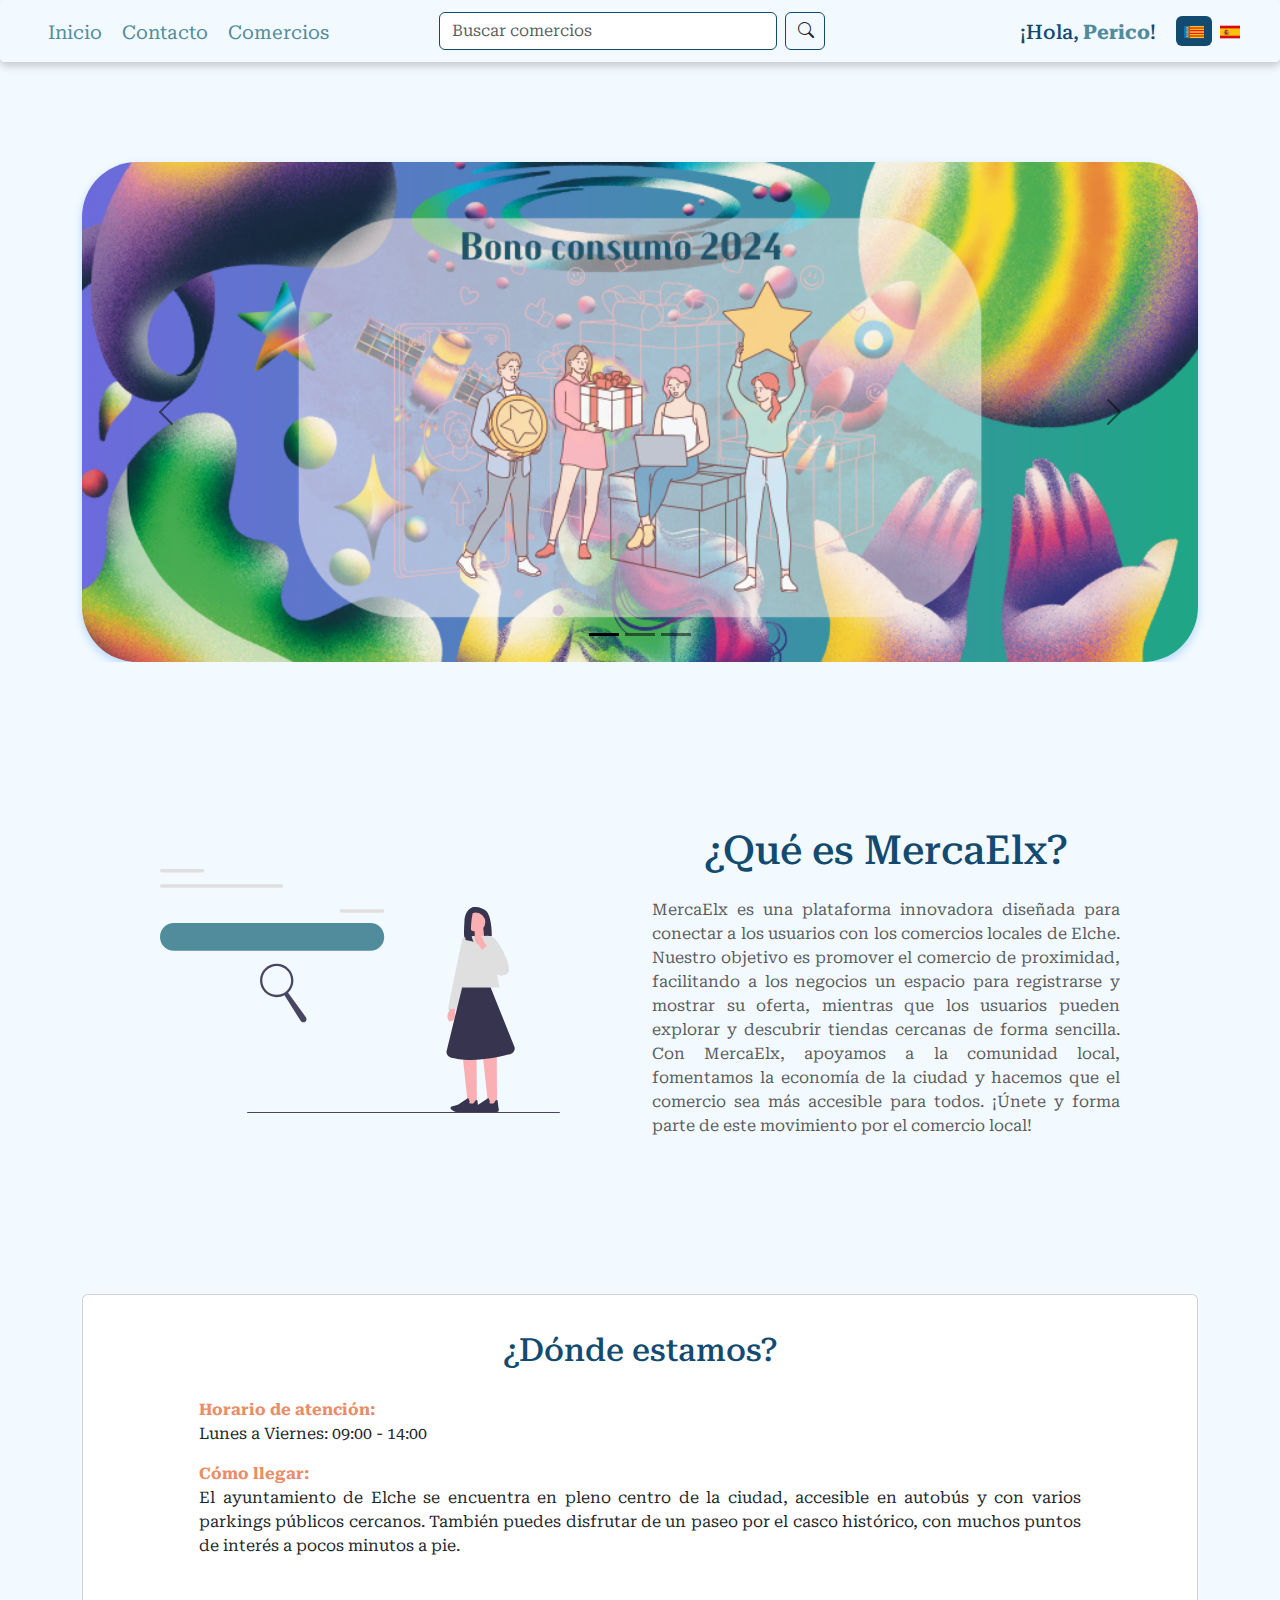
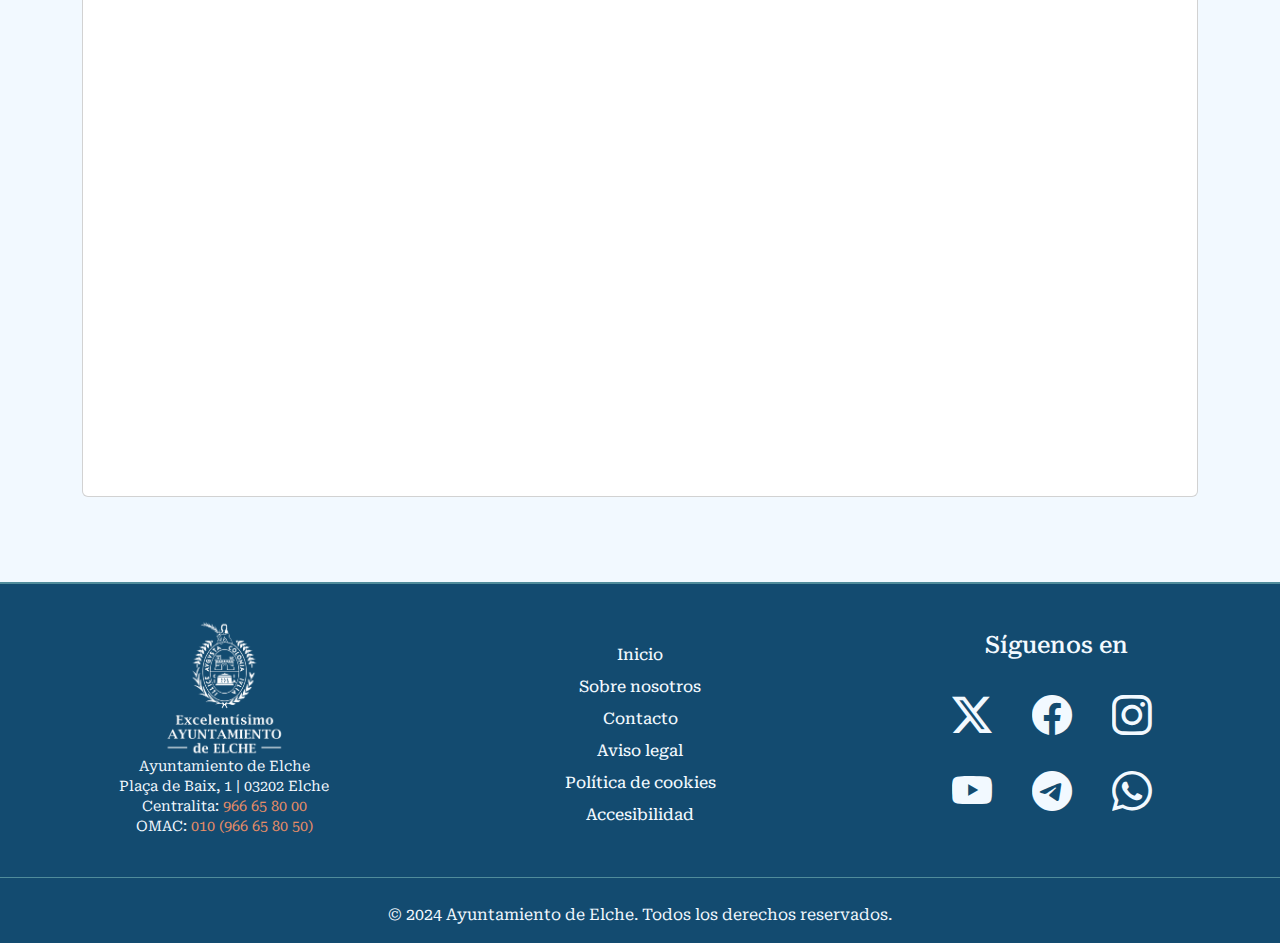
<file: modules/index.html>
<!doctype html>
<html lang="es">
<head>
    <meta charset="UTF-8">
    <meta name="viewport" content="width=device-width, initial-scale=1.0">
    <title>Merca Elx - Inicio</title>
    <link rel="shortcut icon" href="../images/ayuntamiento.png" type="image/x-icon">
    <link href="https://cdn.jsdelivr.net/npm/bootstrap@5.3.0-alpha3/dist/css/bootstrap.min.css" rel="stylesheet">
    <link href="https://cdn.jsdelivr.net/npm/bootstrap-icons/font/bootstrap-icons.css" rel="stylesheet">
    <script src="https://cdn.jsdelivr.net/npm/bootstrap@5.3.1/dist/js/bootstrap.bundle.min.js"></script>
    <link rel="stylesheet" href="../style/style.css">
    <link rel="stylesheet" href="../style/nav.css">
    <link rel="stylesheet" href="../style/styleindex.css">
    <link rel="stylesheet" href="../style/footer.css">

</head>
<body>
<div class="w-100 d-flex flex-column" id="contenedor-nav">
    <header>
        <nav class="navegador p-2">
            <div class="container-fluid d-flex align-items-center nav">
                <div class="row align-items-center w-100 elementos-nav">
                    <div class="col-2 col-lg-4 d-flex align-items-center justify-content-start">
                        <ul class="nav nav-pills d-flex">
                            <li class="burger-menu"><i class="bi bi-list"></i></li>
                            <li class="nav-item  paginas-nav">
                                <a href="index.html">Inicio</a>
                            </li>
                            <li class="nav-item  paginas-nav">
                                <a href="contacto.html">Contacto</a>
                            </li>
                            <li class="nav-item  paginas-nav">
                                <a href="comercios.html">Comercios</a>
                            </li>

                        </ul>
                    </div>

                    <div class="col-10 col-lg-4 buscador">
                        <form class="d-flex" role="search">
                            <input class="form-control me-2" type="search" placeholder="Buscar comercios"
                                   aria-label="Search">
                            <button type="submit" class="btn boton-busqueda"><i class="bi bi-search"></i></button>
                        </form>
                    </div>

                    <div class="col-4 p-2 pe-0 d-flex align-items-center justify-content-end user-nav">
                        <ul class="nav nav-pills  d-flex">
                            <li class="nav-item  paginas-nav">
                                <h5 class="nombre-usuario mb-0 d-flex justify-content-start ms-auto flex-md-ro ps-4">
                                    ¡Hola,<b
                                        class="ms-1"> Perico</b>!</h5></li>
                            <li class="nav-item">
                                <a class="nav-link active" aria-current="page" href="#">
                                    <img class="img-fluid img-iconos" src="../images/valencia.png"
                                         alt="Icono valenciano">
                                </a>
                            </li>
                            <li class="nav-item">
                                <a class="nav-link disabled" aria-disabled="true">
                                    <img class="img-fluid img-iconos" src="../images/castellano.png"
                                         alt="Icono castellano">
                                </a>
                            </li>
                        </ul>
                    </div>


                </div>
            </div>
        </nav>
    </header>
</div>


<div class="container" id="container-carousel">
    <div id="carouselExampleCaptions" class="carousel carousel-dark slide">
        <div class="carousel-indicators">
            <button type="button" data-bs-target="#carouselExampleCaptions" data-bs-slide-to="0" class="active"
                    aria-current="true" aria-label="Slide 1"></button>
            <button type="button" data-bs-target="#carouselExampleCaptions" data-bs-slide-to="1"
                    aria-label="Slide 2"></button>
            <button type="button" data-bs-target="#carouselExampleCaptions" data-bs-slide-to="2"
                    aria-label="Slide 3"></button>
        </div>
        <div class="carousel-inner">
            <div class="carousel-item active">
                <img src="../images/3.png" class="img-carousel" alt="...">
            </div>
            <div class="carousel-item">
                <img src="../images/1.png" class="img-carousel" alt="...">
            </div>
            <div class="carousel-item">
                <img src="../images/4.png" class="img-carousel" alt="...">
            </div>
        </div>
        <button class="carousel-control-prev" type="button" data-bs-target="#carouselExampleCaptions"
                data-bs-slide="prev">
            <span class="carousel-control-prev-icon" aria-hidden="true"></span>
            <span class="visually-hidden">Previous</span>
        </button>
        <button class="carousel-control-next" type="button" data-bs-target="#carouselExampleCaptions"
                data-bs-slide="next">
            <span class="carousel-control-next-icon" aria-hidden="true"></span>
            <span class="visually-hidden">Next</span>
        </button>
    </div>
</div>

<div class="container" id="container-quienes">
    <div class="row align-items-center justify-content-evenly">
        <div class="col-4 col-md-6 logo-quienes">
            <img src="../images/quienesSomos.svg" alt="quienes somos">
        </div>
        <div class="col-8 col-md-6 texto-quienes">
            <h1>¿Qué es MercaElx?</h1>
            <p>MercaElx es una plataforma innovadora diseñada para conectar a los usuarios con los comercios locales de
                Elche. Nuestro objetivo es promover el comercio de proximidad, facilitando a los negocios un espacio
                para registrarse y mostrar su oferta, mientras que los usuarios pueden explorar y descubrir tiendas
                cercanas de forma sencilla. Con MercaElx, apoyamos a la comunidad local, fomentamos la economía de la
                ciudad y hacemos que el comercio sea más accesible para todos. ¡Únete y forma parte de este movimiento
                por el comercio local!</p>
        </div>
    </div>
</div>

<div id="container-card" class="container">
    <div class="card">
        <div class="card-body">
            <h2 class="card-title">¿Dónde estamos?</h2>
            <ul class="card-text">
                <li>
                    <strong>Horario de atención:</strong>
                    <p>Lunes a Viernes: 09:00 - 14:00</p>
                </li>
                <li>
                    <strong>Cómo llegar:</strong>
                    <p>
                        El ayuntamiento de Elche se encuentra en pleno centro de la ciudad, accesible en autobús y con
                        varios parkings públicos cercanos. También puedes disfrutar de un paseo por el casco histórico,
                        con muchos puntos de interés a pocos minutos a pie.
                    </p>
                </li>
            </ul>

            <div class="ayuntamiento-mapa">
                <iframe
                        src="https://www.google.com/maps/embed?pb=!1m18!1m12!1m3!1d3132.6065123196486!2d-0.7014704236780474!3d38.265431183744475!2m3!1f0!2f0!3f0!3m2!1i1024!2i768!4f13.1!3m3!1m2!1s0xd63b6fd84f111d1%3A0x666ebed4d1e4b4e7!2sAyuntamiento%20de%20Elche!5e0!3m2!1ses!2ses!4v1736330087695!5m2!1ses!2ses"
                        width="600" height="450" style="border:0;" allowfullscreen="" loading="lazy"
                        referrerpolicy="no-referrer-when-downgrade"></iframe>
            </div>
        </div>

    </div>
</div>


<footer>
    <div class="container-fluid ">
        <div class="d-flex justify-content-between align-items-center text-center flex-wrap">
            <div class="col p-2  footer-info">
                <div class="footer-logo">
                    <img class="img-fluid imagen-footer" src="../images/logo%20blanco.png"
                         alt="Logo excelentísimo ayuntamiento de Elche">
                </div>
                <div>
                    <p>
                        Ayuntamiento de Elche<br>
                        Plaça de Baix, 1 | 03202 Elche<br>
                        Centralita: <a href="tel:+34966658000">966 65 80 00</a><br>
                        OMAC: <a href="tel:+34966658050">010 (966 65 80 50)</a>
                    </p>
                </div>
            </div>
            <div class="col  footer-enlaces">
                <a class="d-block" href="index.html">Inicio</a>
                <a class="d-block" href="/sobre nosotros">Sobre nosotros</a>
                <a class="d-block" href="contacto.html">Contacto</a>
                <a class="d-block" href="/privacidad">Aviso legal</a>
                <a class="d-block" href="/cookies">Política de cookies</a>
                <a class="d-block" href="/accesibilidad">Accesibilidad</a>
            </div>
            <div class=" social-icons col p-2 ">
                <h3 class="h4 d-flex justify-content-center align-items-center">Síguenos en</h3>

                <div class="contenedor-iconos">
                    <ul>
                        <li><a href="https://x.com/ajuntamentelx"><i class="bi bi-twitter-x"></i></a></li>
                        <li><a href="https://www.facebook.com/ajuntamentelx/"><i class="bi bi-facebook"></i></a></li>
                        <li><a href="https://www.instagram.com/ajuntamentelx/"><i class="bi bi-instagram"></i></a></li>
                    </ul>
                    <ul>
                        <li><a href="https://www.youtube.com/c/AjuntamentdElx"><i class="bi bi-youtube"></i></a></li>
                        <li><a href="https://t.me/ajuntamentelx"><i class="bi bi-telegram"></i></a></li>
                        <li><a href="https://www.whatsapp.com/channel/0029VaCqn6h5Ui2OC9bNci2U"><i
                                class="bi bi-whatsapp"></i></a></li>
                    </ul>
                </div>

            </div>
        </div>
    </div>
    <div class="footer-legal text-center mt-3">
        <p>© 2024 Ayuntamiento de Elche. Todos los derechos reservados.</p>
    </div>
</footer>

</body>
</html>
</file>
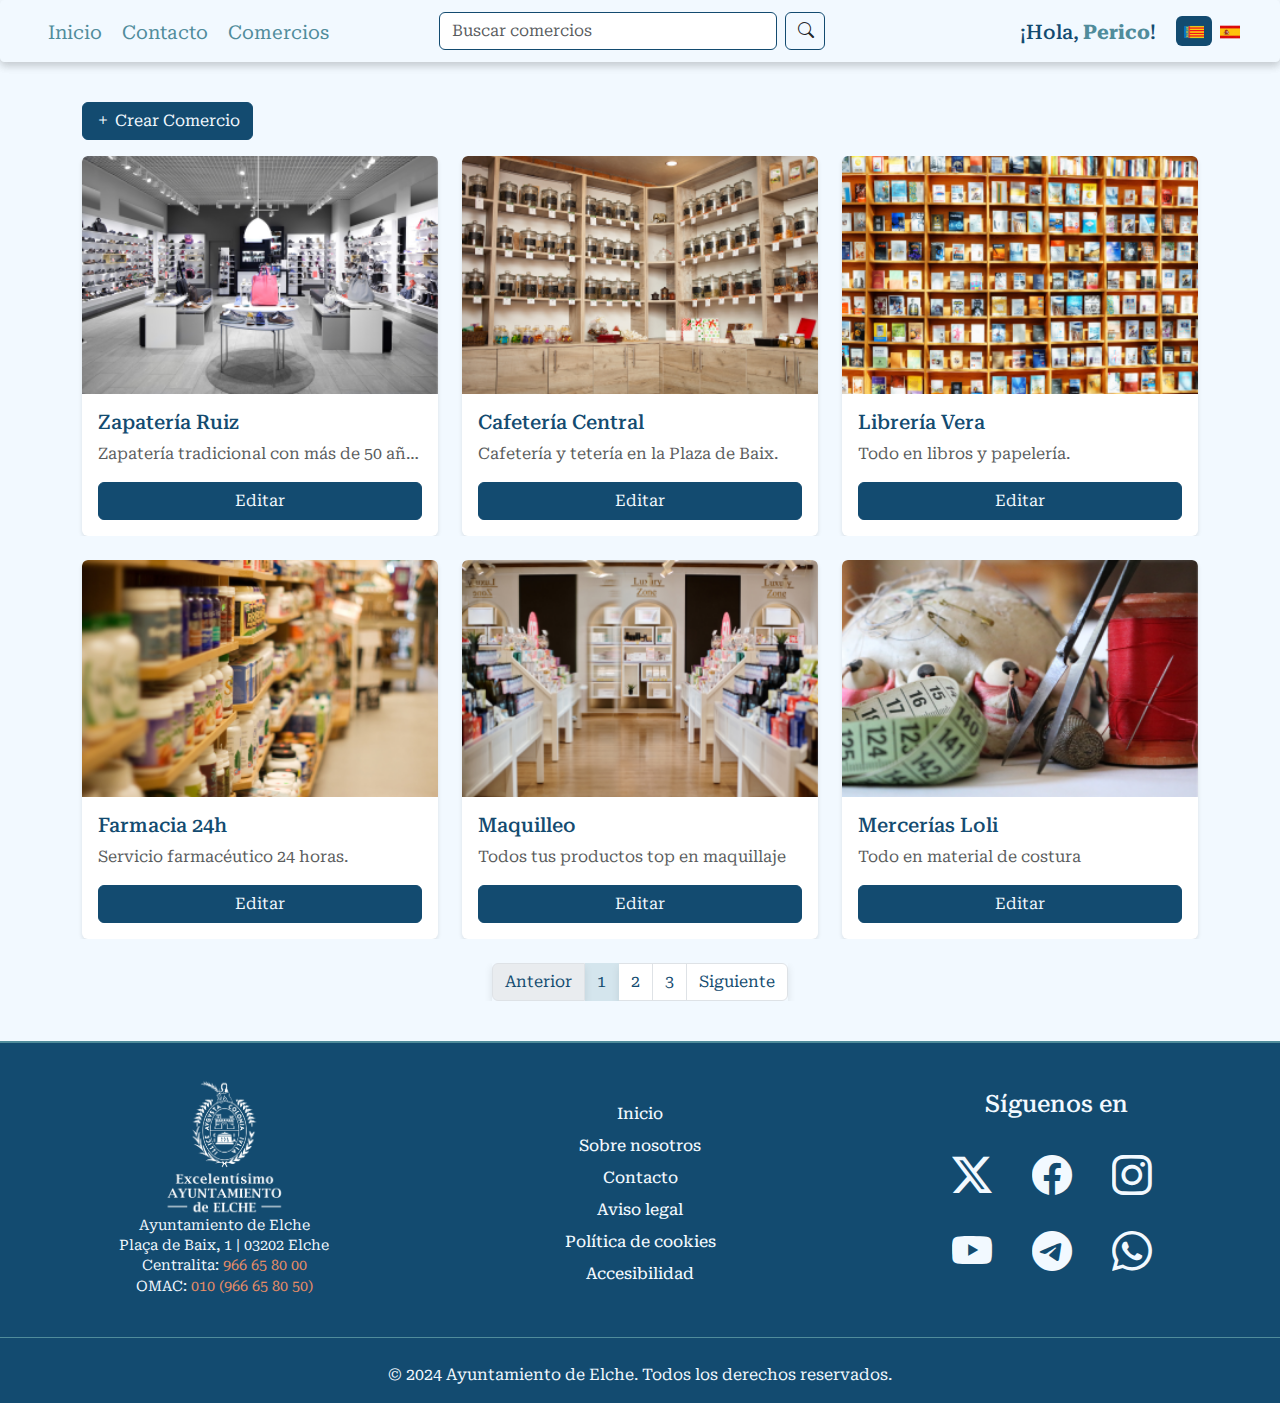
<file: modules/comercios.html>
<!doctype html>
<html lang="es">
<head>
    <meta charset="UTF-8">
    <meta name="viewport" content="width=device-width, initial-scale=1.0">
    <title>Merca Elx - Comercios</title>
    <link rel="shortcut icon" href="../images/ayuntamiento.png" type="image/x-icon">
    <link href="https://cdn.jsdelivr.net/npm/bootstrap@5.3.0-alpha3/dist/css/bootstrap.min.css" rel="stylesheet">
    <link href="https://cdn.jsdelivr.net/npm/bootstrap-icons/font/bootstrap-icons.css" rel="stylesheet">
    <script src="https://cdn.jsdelivr.net/npm/bootstrap@5.3.1/dist/js/bootstrap.bundle.min.js"></script>
    <link rel="stylesheet" href="../style/style.css">
    <link rel="stylesheet" href="../style/nav.css">
    <link rel="stylesheet" href="../style/stylecomercio.css">
    <link rel="stylesheet" href="../style/footer.css">

</head>
<body>
<div class="w-100 d-flex flex-column" id="contenedor-nav">
    <header>
        <nav class="navegador p-2">
            <div class="container-fluid d-flex align-items-center nav">
                <div class="row align-items-center w-100 elementos-nav">
                    <div class="col-2 col-lg-4 d-flex align-items-center justify-content-start">
                        <ul class="nav nav-pills d-flex">
                            <li class="burger-menu"><i class="bi bi-list"></i></li>
                            <li class="nav-item  paginas-nav">
                                <a href="index.html">Inicio</a>
                            </li>
                            <li class="nav-item  paginas-nav">
                                <a href="contacto.html">Contacto</a>
                            </li>
                            <li class="nav-item  paginas-nav">
                                <a href="comercios.html">Comercios</a>
                            </li>

                        </ul>
                    </div>

                    <div class="col-10 col-lg-4 buscador">
                        <form class="d-flex" role="search">
                            <input class="form-control me-2" type="search" placeholder="Buscar comercios"
                                   aria-label="Search">
                            <button type="submit" class="btn boton-busqueda"><i class="bi bi-search"></i></button>
                        </form>
                    </div>

                    <div class="col-4 p-2 pe-0 d-flex align-items-center justify-content-end user-nav">
                        <ul class="nav nav-pills  d-flex">
                            <li class="nav-item  paginas-nav">
                                <h5 class="nombre-usuario mb-0 d-flex justify-content-start ms-auto flex-md-ro ps-4">
                                    ¡Hola,<b
                                        class="ms-1"> Perico</b>!</h5></li>
                            <li class="nav-item">
                                <a class="nav-link active" aria-current="page" href="#">
                                    <img class="img-fluid img-iconos" src="../images/valencia.png"
                                         alt="Icono valenciano">
                                </a>
                            </li>
                            <li class="nav-item">
                                <a class="nav-link disabled" aria-disabled="true">
                                    <img class="img-fluid img-iconos" src="../images/castellano.png"
                                         alt="Icono castellano">
                                </a>
                            </li>
                        </ul>
                    </div>


                </div>
            </div>
        </nav>
    </header>
</div>

<main class="container py-4">
    <div class="boton-comercio py-3">
        <a href="crearcomercio.html" class="btn btn-primary btn-floating">
            <i class="bi bi-plus"></i> Crear Comercio
        </a>
    </div>

    <div class="row g-4">
        <div class="col-md-6 col-lg-4">
            <div class="card h-100">
                <img src="../images/zapateria.png" class="card-img-top" alt="Comercio">
                <div class="card-body">
                    <h5 class="card-title">Zapatería Ruiz</h5>
                    <p class="card-text text-truncate">Zapatería tradicional con más de 50 años en Elche.</p>
                    <button class="btn btn-primary w-100">Editar</button>
                </div>
            </div>
        </div>

        <div class="col-md-6 col-lg-4">
            <div class="card h-100">
                <img src="../images/teteria.png" class="card-img-top" alt="Comercio">
                <div class="card-body">
                    <h5 class="card-title">Cafetería Central</h5>
                    <p class="card-text text-truncate">Cafetería y tetería en la Plaza de Baix.</p>
                    <button class="btn btn-primary w-100">Editar</button>
                </div>
            </div>
        </div>

        <div class="col-md-6 col-lg-4">
            <div class="card h-100">
                <img src="../images/libreria.png" class="card-img-top" alt="Comercio">
                <div class="card-body">
                    <h5 class="card-title">Librería Vera</h5>
                    <p class="card-text text-truncate">Todo en libros y papelería.</p>
                    <button class="btn btn-primary w-100">Editar</button>
                </div>
            </div>
        </div>

        <div class="col-md-6 col-lg-4">
            <div class="card h-100">
                <img src="../images/protein.png" class="card-img-top" alt="Comercio">
                <div class="card-body">
                    <h5 class="card-title">Farmacia 24h</h5>
                    <p class="card-text text-truncate">Servicio farmacéutico 24 horas.</p>
                    <button class="btn btn-primary w-100">Editar</button>
                </div>
            </div>
        </div>

        <div class="col-md-6 col-lg-4">
            <div class="card h-100">
                <img src="../images/maquillaje.png" class="card-img-top" alt="Comercio">
                <div class="card-body">
                    <h5 class="card-title">Maquilleo</h5>
                    <p class="card-text text-truncate">Todos tus productos top en maquillaje</p>
                    <button class="btn btn-primary w-100">Editar</button>
                </div>
            </div>
        </div>

        <div class="col-md-6 col-lg-4">
            <div class="card h-100">
                <img src="../images/merceria.png" class="card-img-top" alt="Comercio">
                <div class="card-body">
                    <h5 class="card-title">Mercerías Loli</h5>
                    <p class="card-text text-truncate">Todo en material de costura</p>
                    <button class="btn btn-primary w-100">Editar</button>
                </div>
            </div>
        </div>
    </div>

    <nav aria-label="Navegación de páginas" class="mt-4">
        <ul class="pagination justify-content-center">
            <li class="page-item disabled">
                <a class="page-link" href="#">Anterior</a>
            </li>
            <li class="page-item active"><a class="page-link" href="#">1</a></li>
            <li class="page-item"><a class="page-link" href="#">2</a></li>
            <li class="page-item"><a class="page-link" href="#">3</a></li>
            <li class="page-item">
                <a class="page-link" href="#">Siguiente</a>
            </li>
        </ul>
    </nav>
</main>

<footer>
    <div class="container-fluid ">
        <div class="d-flex justify-content-between align-items-center text-center flex-wrap">
            <div class="col p-2  footer-info">
                <div class="footer-logo">
                    <img class="img-fluid imagen-footer" src="../images/logo%20blanco.png"
                         alt="Logo excelentísimo ayuntamiento de Elche">
                </div>
                <div>
                    <p>
                        Ayuntamiento de Elche<br>
                        Plaça de Baix, 1 | 03202 Elche<br>
                        Centralita: <a href="tel:+34966658000">966 65 80 00</a><br>
                        OMAC: <a href="tel:+34966658050">010 (966 65 80 50)</a>
                    </p>
                </div>
            </div>
            <div class="col  footer-enlaces">
                <a class="d-block" href="index.html">Inicio</a>
                <a class="d-block" href="/sobre nosotros">Sobre nosotros</a>
                <a class="d-block" href="contacto.html">Contacto</a>
                <a class="d-block" href="/privacidad">Aviso legal</a>
                <a class="d-block" href="/cookies">Política de cookies</a>
                <a class="d-block" href="/accesibilidad">Accesibilidad</a>
            </div>
            <div class=" social-icons col p-2 ">
                <h3 class="h4 d-flex justify-content-center align-items-center">Síguenos en</h3>

                <div class="contenedor-iconos">
                    <ul>
                        <li><a href="https://x.com/ajuntamentelx"><i class="bi bi-twitter-x"></i></a></li>
                        <li><a href="https://www.facebook.com/ajuntamentelx/"><i class="bi bi-facebook"></i></a></li>
                        <li><a href="https://www.instagram.com/ajuntamentelx/"><i class="bi bi-instagram"></i></a></li>
                    </ul>
                    <ul>
                        <li><a href="https://www.youtube.com/c/AjuntamentdElx"><i class="bi bi-youtube"></i></a></li>
                        <li><a href="https://t.me/ajuntamentelx"><i class="bi bi-telegram"></i></a></li>
                        <li><a href="https://www.whatsapp.com/channel/0029VaCqn6h5Ui2OC9bNci2U"><i
                                class="bi bi-whatsapp"></i></a></li>
                    </ul>
                </div>

            </div>
        </div>
    </div>
    <div class="footer-legal text-center mt-3">
        <p>© 2024 Ayuntamiento de Elche. Todos los derechos reservados.</p>
    </div>
</footer>

</body>
</file>
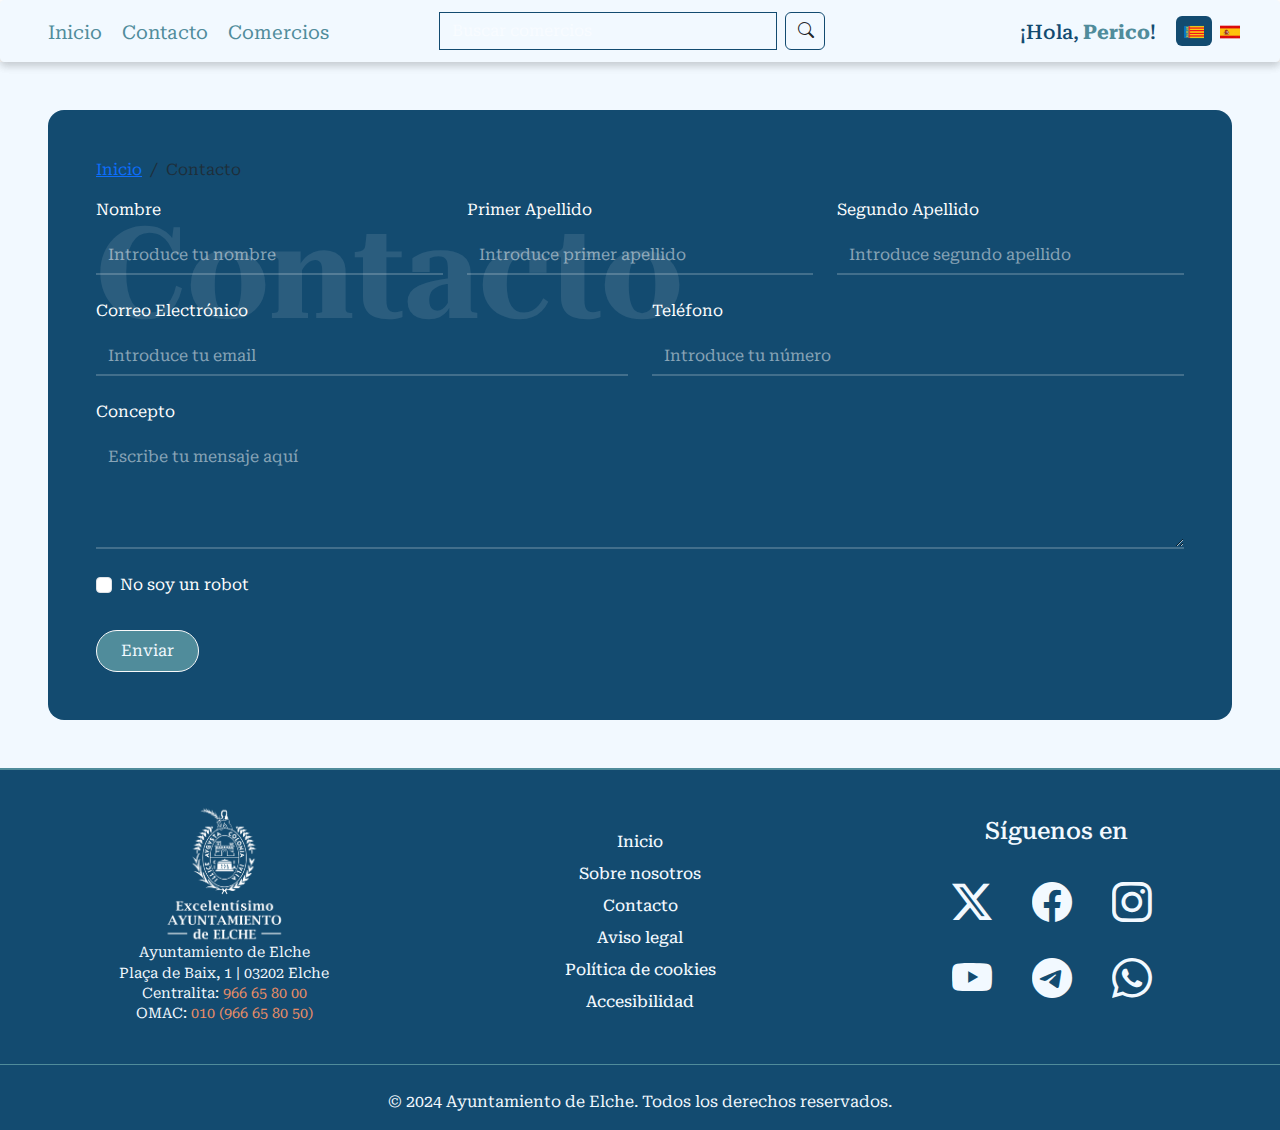
<file: modules/contacto.html>
<!doctype html>
<html lang="es">
<head>
    <meta charset="UTF-8">
    <meta name="viewport" content="width=device-width, initial-scale=1.0">
    <title>Merca Elx - Contacto</title>
    <link rel="shortcut icon" href="../images/ayuntamiento.png" type="image/x-icon">
    <link href="https://cdn.jsdelivr.net/npm/bootstrap@5.3.0-alpha3/dist/css/bootstrap.min.css" rel="stylesheet">
    <link href="https://cdn.jsdelivr.net/npm/bootstrap-icons/font/bootstrap-icons.css" rel="stylesheet">
    <script src="https://cdn.jsdelivr.net/npm/bootstrap@5.3.1/dist/js/bootstrap.bundle.min.js"></script>
    <link rel="stylesheet" href="../style/style.css">
    <link rel="stylesheet" href="../style/nav.css">
    <link rel="stylesheet" href="../style/stylecontacto.css">
    <link rel="stylesheet" href="../style/footer.css">

</head>
<body>
<div class="w-100 d-flex flex-column" id="contenedor-nav">
    <header>
        <nav class="navegador p-2">
            <div class="container-fluid d-flex align-items-center nav">
                <div class="row align-items-center w-100 elementos-nav">
                    <div class="col-2 col-lg-4 d-flex align-items-center justify-content-start">
                        <ul class="nav nav-pills d-flex">
                            <li class="burger-menu"><i class="bi bi-list"></i></li>
                            <li class="nav-item  paginas-nav">
                                <a href="index.html">Inicio</a>
                            </li>
                            <li class="nav-item  paginas-nav">
                                <a href="contacto.html">Contacto</a>
                            </li>
                            <li class="nav-item  paginas-nav">
                                <a href="comercios.html">Comercios</a>
                            </li>

                        </ul>
                    </div>

                    <div class="col-10 col-lg-4 buscador">
                        <form class="d-flex" role="search">
                            <input class="form-control me-2" type="search" placeholder="Buscar comercios"
                                   aria-label="Search">
                            <button type="submit" class="btn boton-busqueda"><i class="bi bi-search"></i></button>
                        </form>
                    </div>

                    <div class="col-4 p-2 pe-0 d-flex align-items-center justify-content-end user-nav">
                        <ul class="nav nav-pills  d-flex">
                            <li class="nav-item  paginas-nav">
                                <h5 class="nombre-usuario mb-0 d-flex justify-content-start ms-auto flex-md-ro ps-4">
                                    ¡Hola,<b
                                        class="ms-1"> Perico</b>!</h5></li>
                            <li class="nav-item">
                                <a class="nav-link active" aria-current="page" href="#">
                                    <img class="img-fluid img-iconos" src="../images/valencia.png"
                                         alt="Icono valenciano">
                                </a>
                            </li>
                            <li class="nav-item">
                                <a class="nav-link disabled" aria-disabled="true">
                                    <img class="img-fluid img-iconos" src="../images/castellano.png"
                                         alt="Icono castellano">
                                </a>
                            </li>
                        </ul>
                    </div>


                </div>
            </div>
        </nav>
    </header>
</div>

<div class="container-padre-form px-5">
  <div class="container-contacto mx-4 mx-md-auto my-5 p-5">
      <nav aria-label="breadcrumb">
          <ol class="breadcrumb">
              <li class="breadcrumb-item index"><a href="index.html">Inicio</a></li>
              <li class="breadcrumb-item active" aria-current="page">Contacto</li>
          </ol>
      </nav>
        <h1 class="mb-0">Contacto</h1>

        <form class="form position-relative">
            <div class="row g-4 mb-4">
                <div class="col-md-4">
                    <label for="nombre" class="form-label text-white">Nombre</label>
                    <input type="text" class="form-control" id="nombre" placeholder="Introduce tu nombre">
                </div>
                <div class="col-md-4">
                    <label for="primerApellido" class="form-label text-white">Primer Apellido</label>
                    <input type="text" class="form-control" id="primerApellido" placeholder="Introduce primer apellido">
                </div>
                <div class="col-md-4">
                    <label for="segundoApellido" class="form-label text-white">Segundo Apellido</label>
                    <input type="text" class="form-control" id="segundoApellido"
                           placeholder="Introduce segundo apellido">
                </div>
            </div>

            <div class="row g-4 mb-4">
                <div class="col-md-6">
                    <label for="email" class="form-label text-white">Correo Electrónico</label>
                    <input type="email" class="form-control" id="email" placeholder="Introduce tu email">
                </div>
                <div class="col-md-6">
                    <label for="numTelf" class="form-label text-white">Teléfono</label>
                    <input type="tel" class="form-control" id="numTelf" placeholder="Introduce tu número">
                </div>
            </div>

            <div class="mb-4">
                <label for="concepto" class="form-label text-white">Concepto</label>
                <textarea class="form-control" id="concepto" rows="4" placeholder="Escribe tu mensaje aquí"></textarea>
            </div>

            <div class="mb-4">
                <div class="form-check">
                    <input class="form-check-input" type="checkbox" id="robotCheck">
                    <label class="form-check-label text-white" for="robotCheck">
                        No soy un robot
                    </label>
                </div>
            </div>

            <button type="submit" class="btn btn-light px-4 py-2 rounded-pill">Enviar</button>
        </form>
    </div>
</div>


<footer>
    <div class="container-fluid ">
        <div class="d-flex justify-content-between align-items-center text-center flex-wrap">
            <div class="col p-2  footer-info">
                <div class="footer-logo">
                    <img class="img-fluid imagen-footer" src="../images/logo%20blanco.png"
                         alt="Logo excelentísimo ayuntamiento de Elche">
                </div>
                <div>
                    <p>
                        Ayuntamiento de Elche<br>
                        Plaça de Baix, 1 | 03202 Elche<br>
                        Centralita: <a href="tel:+34966658000">966 65 80 00</a><br>
                        OMAC: <a href="tel:+34966658050">010 (966 65 80 50)</a>
                    </p>
                </div>
            </div>
            <div class="col  footer-enlaces">
                <a class="d-block" href="index.html">Inicio</a>
                <a class="d-block" href="/sobre nosotros">Sobre nosotros</a>
                <a class="d-block" href="contacto.html">Contacto</a>
                <a class="d-block" href="/privacidad">Aviso legal</a>
                <a class="d-block" href="/cookies">Política de cookies</a>
                <a class="d-block" href="/accesibilidad">Accesibilidad</a>
            </div>
            <div class=" social-icons col p-2 ">
                <h3 class="h4 d-flex justify-content-center align-items-center">Síguenos en</h3>

                <div class="contenedor-iconos">
                    <ul>
                        <li><a href="https://x.com/ajuntamentelx"><i class="bi bi-twitter-x"></i></a></li>
                        <li><a href="https://www.facebook.com/ajuntamentelx/"><i class="bi bi-facebook"></i></a></li>
                        <li><a href="https://www.instagram.com/ajuntamentelx/"><i class="bi bi-instagram"></i></a></li>
                    </ul>
                    <ul>
                        <li><a href="https://www.youtube.com/c/AjuntamentdElx"><i class="bi bi-youtube"></i></a></li>
                        <li><a href="https://t.me/ajuntamentelx"><i class="bi bi-telegram"></i></a></li>
                        <li><a href="https://www.whatsapp.com/channel/0029VaCqn6h5Ui2OC9bNci2U"><i
                                class="bi bi-whatsapp"></i></a></li>
                    </ul>
                </div>

            </div>
        </div>
    </div>
    <div class="footer-legal text-center mt-3">
        <p>© 2024 Ayuntamiento de Elche. Todos los derechos reservados.</p>
    </div>
</footer>

</body>
</file>
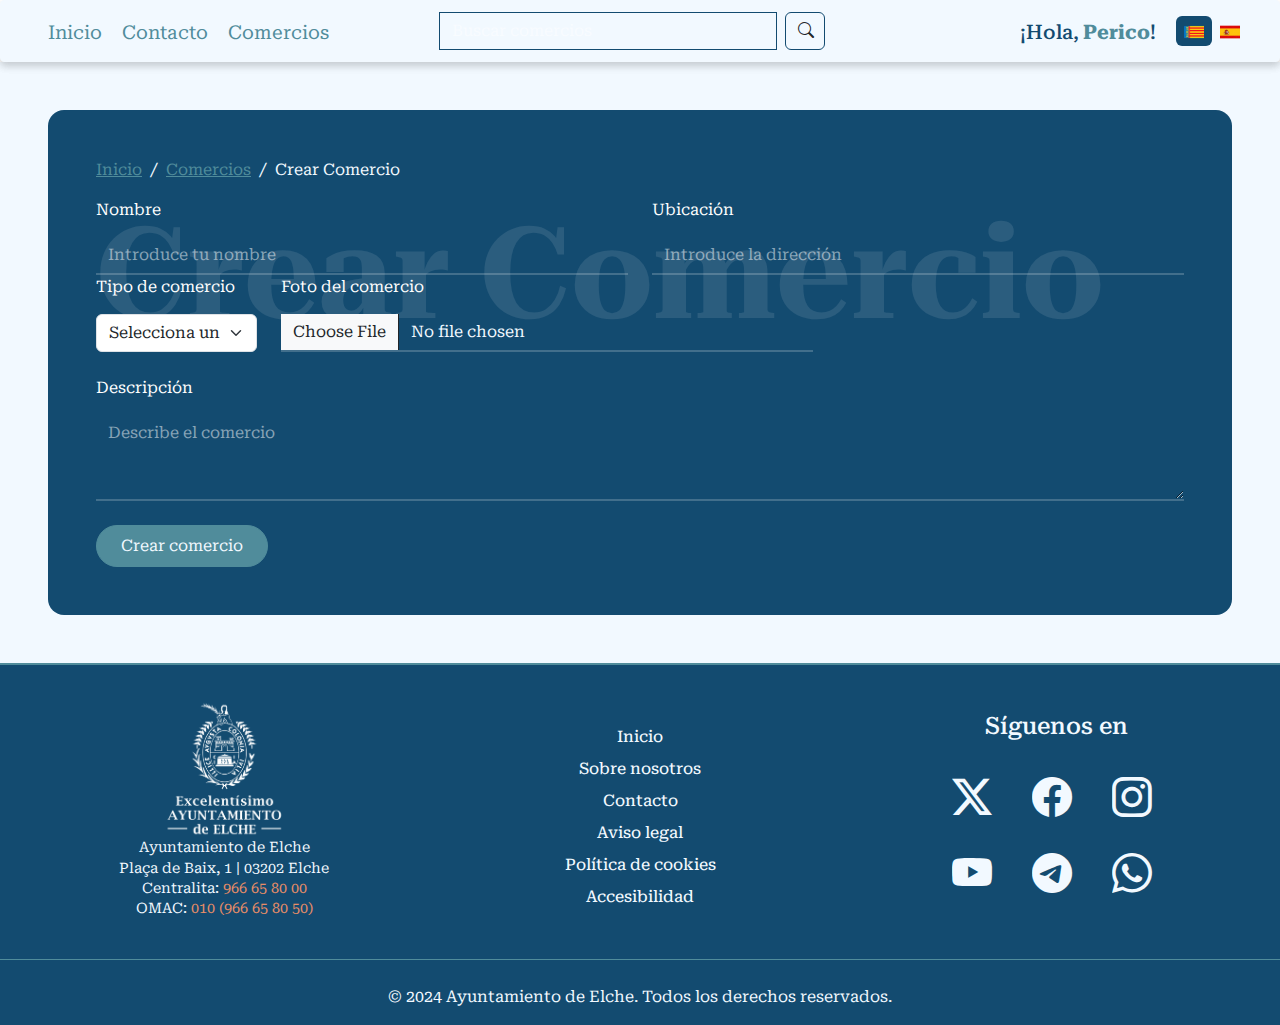
<file: modules/crearcomercio.html>
<!doctype html>
<html lang="es">
<head>
    <meta charset="UTF-8">
    <meta name="viewport" content="width=device-width, initial-scale=1.0">
    <title>Merca Elx - Crear comercio</title>
    <link rel="shortcut icon" href="../images/ayuntamiento.png" type="image/x-icon">
    <link href="https://cdn.jsdelivr.net/npm/bootstrap@5.3.0-alpha3/dist/css/bootstrap.min.css" rel="stylesheet">
    <link href="https://cdn.jsdelivr.net/npm/bootstrap-icons/font/bootstrap-icons.css" rel="stylesheet">
    <script src="https://cdn.jsdelivr.net/npm/bootstrap@5.3.1/dist/js/bootstrap.bundle.min.js"></script>
    <link rel="stylesheet" href="../style/style.css">
    <link rel="stylesheet" href="../style/nav.css">
    <link rel="stylesheet" href="../style/crearcomercio.css">
    <link rel="stylesheet" href="../style/footer.css">

</head>
<body>
<div class="w-100 d-flex flex-column" id="contenedor-nav">
    <header>
        <nav class="navegador p-2">
            <div class="container-fluid d-flex align-items-center nav">
                <div class="row align-items-center w-100 elementos-nav">
                    <div class="col-2 col-lg-4 d-flex align-items-center justify-content-start">
                        <ul class="nav nav-pills d-flex">
                            <li class="burger-menu"><i class="bi bi-list"></i></li>
                            <li class="nav-item  paginas-nav">
                                <a href="index.html">Inicio</a>
                            </li>
                            <li class="nav-item  paginas-nav">
                                <a href="contacto.html">Contacto</a>
                            </li>
                            <li class="nav-item  paginas-nav">
                                <a href="comercios.html">Comercios</a>
                            </li>

                        </ul>
                    </div>

                    <div class="col-10 col-lg-4 buscador">
                        <form class="d-flex" role="search">
                            <input class="form-control me-2" type="search" placeholder="Buscar comercios"
                                   aria-label="Search">
                            <button type="submit" class="btn boton-busqueda"><i class="bi bi-search"></i></button>
                        </form>
                    </div>

                    <div class="col-4 p-2 pe-0 d-flex align-items-center justify-content-end user-nav">
                        <ul class="nav nav-pills  d-flex">
                            <li class="nav-item  paginas-nav">
                                <h5 class="nombre-usuario mb-0 d-flex justify-content-start ms-auto flex-md-ro ps-4">
                                    ¡Hola,<b
                                        class="ms-1"> Perico</b>!</h5></li>
                            <li class="nav-item">
                                <a class="nav-link active" aria-current="page" href="#">
                                    <img class="img-fluid img-iconos" src="../images/valencia.png"
                                         alt="Icono valenciano">
                                </a>
                            </li>
                            <li class="nav-item">
                                <a class="nav-link disabled" aria-disabled="true">
                                    <img class="img-fluid img-iconos" src="../images/castellano.png"
                                         alt="Icono castellano">
                                </a>
                            </li>
                        </ul>
                    </div>


                </div>
            </div>
        </nav>
    </header>
</div>



<div class="container-padre-form px-5">
    <div class="container-contacto mx-4 mx-md-auto my-5 p-5">
        <nav aria-label="breadcrumb">
            <ol class="breadcrumb">
                <li class="breadcrumb-item index"><a href="index.html">Inicio</a></li>
                <li class="breadcrumb-item index"><a href="comercios.html">Comercios</a></li>
                <li class="breadcrumb-item active" aria-current="page">Crear Comercio</li>
            </ol>
        </nav>
        <h1 class="mb-0">Crear Comercio</h1>

        <form class="form position-relative">
            <div class="row g-4 mb-6">
                <div class="col-md-6">
                    <label for="nombre" class="form-label text-white">Nombre</label>
                    <input type="text" class="form-control" id="nombre"  maxlength="70" placeholder="Introduce tu nombre">
                </div>
                <div class="col-md-6">
                    <label for="ubicacion" class="form-label text-white">Ubicación</label>
                    <input type="text" class="form-control" id="ubicacion" placeholder="Introduce la dirección">
                </div>

            </div>

            <div class="row g-4 mb-4">
                <div class="col-md-2">
                    <label class="form-label text-white">Tipo de comercio</label>
                    <select class="form-select" required>
                        <option value="">Selecciona un tipo</option>
                        <option>Restauración</option>
                        <option>Moda</option>
                        <option>Servicios</option>
                        <option>Alimentación</option>
                        <option>Otros</option>
                    </select>
                </div>
                <div class="col-md-6">
                    <label class="form-label text-white">Foto del comercio</label>
                    <input type="file" class="form-control" accept="image/*">
                </div>
            </div>

            <div class="mb-4">
                <label class="form-label text-white">Descripción</label>
                <textarea class="form-control" rows="3" maxlength="300" placeholder="Describe el comercio" required></textarea>
            </div>



            <button type="submit" class="btn btn-light px-4 py-2 rounded-pill">Crear comercio</button>
        </form>
    </div>
</div>

<footer>
    <div class="container-fluid ">
        <div class="d-flex justify-content-between align-items-center text-center flex-wrap">
            <div class="col p-2  footer-info">
                <div class="footer-logo">
                    <img class="img-fluid imagen-footer" src="../images/logo%20blanco.png"
                         alt="Logo excelentísimo ayuntamiento de Elche">
                </div>
                <div>
                    <p>
                        Ayuntamiento de Elche<br>
                        Plaça de Baix, 1 | 03202 Elche<br>
                        Centralita: <a href="tel:+34966658000">966 65 80 00</a><br>
                        OMAC: <a href="tel:+34966658050">010 (966 65 80 50)</a>
                    </p>
                </div>
            </div>
            <div class="col  footer-enlaces">
                <a class="d-block" href="index.html">Inicio</a>
                <a class="d-block" href="/sobre nosotros">Sobre nosotros</a>
                <a class="d-block" href="contacto.html">Contacto</a>
                <a class="d-block" href="/privacidad">Aviso legal</a>
                <a class="d-block" href="/cookies">Política de cookies</a>
                <a class="d-block" href="/accesibilidad">Accesibilidad</a>
            </div>
            <div class=" social-icons col p-2 ">
                <h3 class="h4 d-flex justify-content-center align-items-center">Síguenos en</h3>

                <div class="contenedor-iconos">
                    <ul>
                        <li><a href="https://x.com/ajuntamentelx"><i class="bi bi-twitter-x"></i></a></li>
                        <li><a href="https://www.facebook.com/ajuntamentelx/"><i class="bi bi-facebook"></i></a></li>
                        <li><a href="https://www.instagram.com/ajuntamentelx/"><i class="bi bi-instagram"></i></a></li>
                    </ul>
                    <ul>
                        <li><a href="https://www.youtube.com/c/AjuntamentdElx"><i class="bi bi-youtube"></i></a></li>
                        <li><a href="https://t.me/ajuntamentelx"><i class="bi bi-telegram"></i></a></li>
                        <li><a href="https://www.whatsapp.com/channel/0029VaCqn6h5Ui2OC9bNci2U"><i
                                class="bi bi-whatsapp"></i></a></li>
                    </ul>
                </div>

            </div>
        </div>
    </div>
    <div class="footer-legal text-center mt-3">
        <p>© 2024 Ayuntamiento de Elche. Todos los derechos reservados.</p>
    </div>
</footer>

</body>
</file>
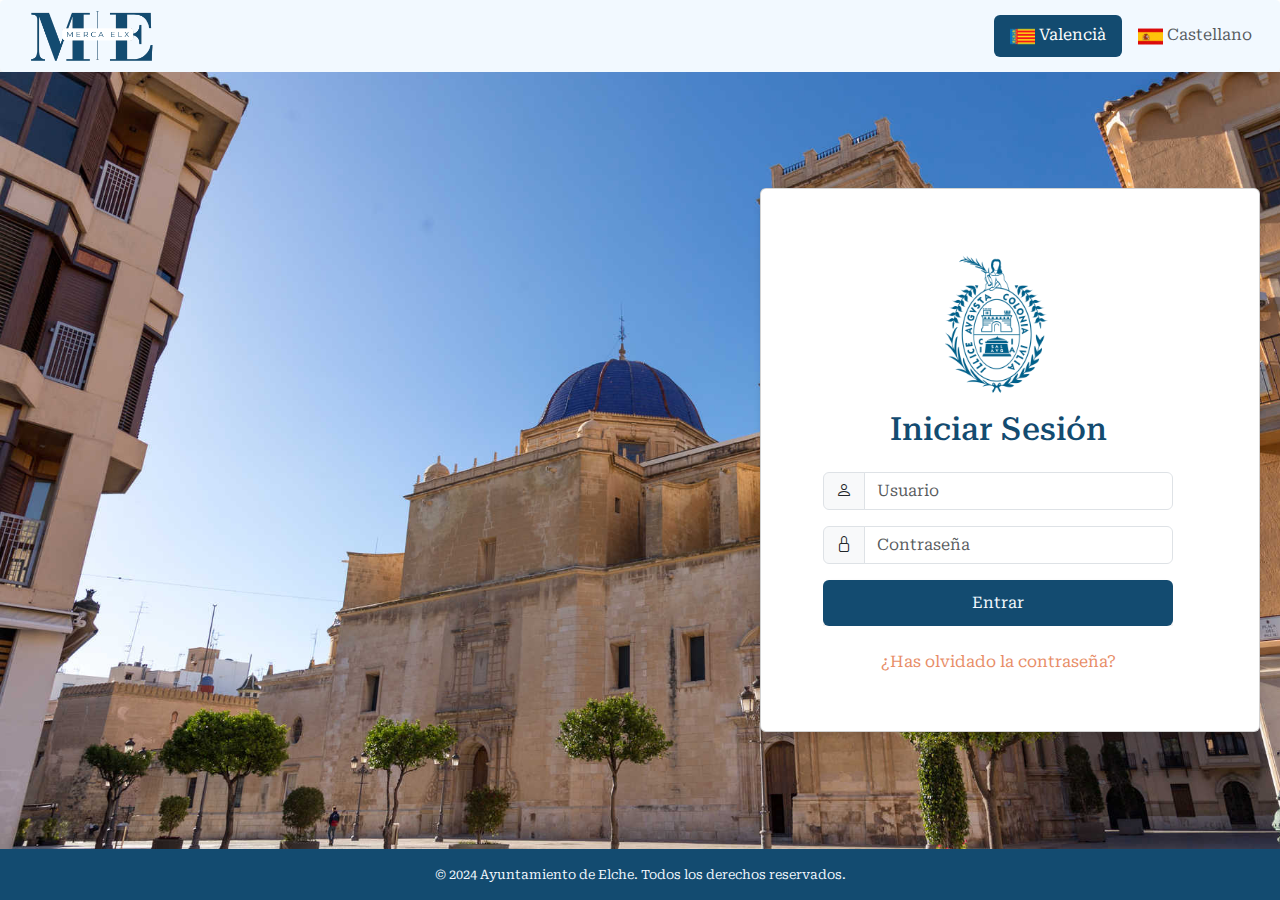
<file: modules/login.html>
<!DOCTYPE html>
<html lang="es">
<head>
    <meta charset="UTF-8">
    <meta name="viewport" content="width=device-width, initial-scale=1.0">
    <title>Merca Elx - Login</title>
    <link rel="shortcut icon" href="../images/ayuntamiento.png" type="image/x-icon">
    <link href="https://cdn.jsdelivr.net/npm/bootstrap@5.3.0-alpha3/dist/css/bootstrap.min.css" rel="stylesheet">
    <link href="https://cdn.jsdelivr.net/npm/bootstrap-icons/font/bootstrap-icons.css" rel="stylesheet">
    <link rel="stylesheet" href="../style/style.css">
    <link rel="stylesheet" href="../style/stylelogin.css">
</head>
<body>
<div class="w-100 vh-100 d-flex flex-column" id="contenedor-padre">
    <header>
        <nav class="navegador">
            <div class="container-fluid d-flex align-items-center">
                <img class="img-fluid img-logo" src="../images/MercaElxLogo.png" alt="Logo Merca Elx">
                <ul class="nav nav-pills ms-auto iconos-nav">
                    <li class="nav-item">
                        <a class="nav-link active" aria-current="page" href="#"><img class="img-fluid img-iconos"
                                                                                     src="../images/valencia.png"
                                                                                     alt="Icono valenciano">
                            Valencià</a>
                    </li>
                    <li class="nav-item">
                        <a class="nav-link disabled" aria-disabled="true"><img class="img-fluid img-iconos"
                                                                               src="../images/castellano.png"
                                                                               alt="Icono castellano"> Castellano</a>
                    </li>
                </ul>
            </div>
        </nav>
    </header>
    <main class="container-fluid d-flex justify-content-end align-items-center flex-grow-1">
        <div class="card m-2 row justify-content-center">
            <div class="row align-items-center">
                <div class="col-md-12 justify-content-center text-center">
                    <img class="img-fluid img-login" src="../images/ESCUDO-AZUL.png"
                         alt="Logo ayuntamiento de Elche">
                    <h2 class="text-center mb-4">Iniciar Sesión</h2>
                    <form>
                        <div class="input-group mb-3">
                            <span class="input-group-text" id="basic-addon1"><i class="bi bi-person"></i></span>
                            <input type="text" class="form-control" placeholder="Usuario" aria-label="Usuario"
                                   aria-describedby="basic-addon1">
                        </div>
                        <div class="input-group mb-3">
            <span class="input-group-text" id="basic-addon2">
                <i class="bi bi-lock"></i>
            </span>
                            <input type="password" class="form-control" placeholder="Contraseña">
                        </div>
                        <a  href="index.html" class="btn w-100 bton-secondary boton-formulario">Entrar</a>
                    </form>
                    <a class="pt-4 d-inline-block forgot-password" href="#">¿Has olvidado la contraseña?</a>
                </div>
            </div>
        </div>

    </main>
    <footer>
        <div class="container-fluid ">
            <div class="footer-legal text-center mt-3">
                <p>© 2024 Ayuntamiento de Elche. Todos los derechos reservados.</p>
            </div>
        </div>
    </footer>
</div>

</body>
</html>
</file>
<file: style/style.css>
@import url('https://fonts.googleapis.com/css2?family=Roboto+Serif:ital,opsz,wght@0,8..144,100..900;1,8..144,100..900&display=swap');
:root{
    --complementary: #E88D67;
    --primary: #134B70;
    --secondary: #508C9B;
    --dark: #201E43;
    --background-light: #F2F9FF;
    --background-dark: #5A5C5D;
}

*{
    margin: 0;
    padding: 0;
    box-sizing: border-box;
    overflow-x: hidden;
    font-family: "Roboto Serif", serif;
}
</file>
<file: style/nav.css>
#contenedor-nav {
    background-color: var(--background-light);
    box-shadow: 0 4px 8px rgba(0, 0, 0, 0.1), 0 4px 8px rgba(0, 0, 0, 0.1);
    border-radius: 4.5px;
    position: relative;
}

.nav {
    --bs-nav-link-padding-x: 0.5rem;
    --bs-nav-link-padding-y: 0.2rem;
    padding-left: 20px;
}

.burger-menu {
    display: none;
}

.paginas-nav {
    padding-right: 20px;
    padding-top: 4px;
}

.paginas-nav a {
    text-decoration: none;
    color: var(--secondary);
    font-size: 1.2em;
    font-weight: normal;
    transition: transform 0.3s ease, color 0.3s ease;
}

.paginas-nav a:hover {
    color: var(--complementary);
    font-weight: 500;
    transform: scale(1.02);
}

.buscador .form-control {
    border: 0.5px solid var(--primary);
}

.buscador .form-control:focus {
    border: 1px solid var(--secondary);
    box-shadow: 0 4px 8px rgba(0, 0, 0, 0.1), 0 4px 8px rgba(0, 0, 0, 0.1);
    border-radius: 0.5rem;
}

.buscador .boton-busqueda {
    text-align: center;
    border: 0.5px solid var(--primary);
    transition: transform 0.2s, background-color 0.2s;
}

.buscador .boton-busqueda:hover {
    background-color: var(--complementary);
    border: 0.5px solid var(--complementary);
    color: var(--primary);
    transform: scale(0.8);
    box-shadow: 0 4px 8px rgba(0, 0, 0, 0.1), 0 4px 8px rgba(0, 0, 0, 0.1);
}

.user-nav .nombre-usuario {
    color: var(--primary);
}

.user-nav .nombre-usuario b {
    color: var(--secondary);
}

.user-nav .nombre-usuario:hover,
.user-nav .nombre-usuario b:hover {
    cursor: pointer;
    color: var(--complementary);
}

.user-nav .img-iconos {
    width: 20px;
}

.nav-pills .nav-link.active {
    background-color: var(--primary);
}

@media (max-width: 1024px) {

     .navegador{
        padding: 0 !important;
    }
    .nav-item {
        display: none;
    }

    .burger-menu {
        padding-top: 2px;
        display: inline;
        font-size: 2.5em;
    }

    .user-nav {
        display: none;
        margin: 0!important;
        padding: 0 !important;
    }


}
</file>
<file: style/styleindex.css>
body {
    background-color: var(--background-light);
}


#container-carousel {
    width: 100%;
    padding-top: 100px;
}

.carousel {
    border-radius: 55px;
    box-shadow: 0 4px 8px rgba(0, 123, 255, 0.25);
}

.carousel-item img {
    width: 100%;
    height: 500px;
    object-fit: cover;
}

#container-quienes {
    margin-top: 75px;
    padding: 90px;
}

#container-quienes img {
    width: 100%;
    max-width: 400px;
    object-fit: cover;
}

.texto-quienes p {
    text-align: justify;
    color: var(--background-dark);
}

.texto-quienes h1 {
    text-align: center;
    padding-bottom: 15px;
    color: var(--primary);
}

#container-card {
    padding-top: 50px;
    border-radius: 15px;
    padding-bottom: 85px;
}

.card-title {
    text-align: center;
    color: var(--primary);
    padding: 20px;
}

.card-text strong {
    color: var(--complementary);
}

.card-text {
    padding: 0 100px 0 100px;
}

.card-text p {
    text-align: justify;
}

.ayuntamiento-mapa {
    display: flex;
    justify-content: center;
    padding-bottom: 40px;
}

.ayuntamiento-mapa iframe {
    border-radius: 50px;
}

@media (max-width: 992px) {
    #container-carousel {
        padding-top: 80px;
    }

    .carousel-item img {
        height: 400px;
    }

    .carousel {
        border-radius: 35px;
    }

    #container-quienes {
        padding: 50px 30px;
        margin-top: 50px;
    }

    .logo-quienes {
        text-align: center;
        margin-bottom: 30px;
    }

    #container-quienes img {
        max-width: 300px;
    }

    .texto-quienes h1 {
        font-size: 1.8rem;
    }

    .card-text {
        padding: 0 50px;
    }

    .ayuntamiento-mapa iframe {
        width: 100%;
        height: 400px;
        border-radius: 30px;
    }
}

@media (max-width: 1024px) {
    #container-carousel {
        padding-top: 60px;
    }

    .carousel-item img {
        height: 300px;
    }

    .carousel {
        border-radius: 25px;
    }

    #container-quienes {
        padding: 30px 20px;
    }

    .texto-quienes h1 {
        font-size: 1.5rem;
    }

    .texto-quienes p {
        font-size: 0.9rem;
    }

    .card-title {
        font-size: 1.5rem;
        padding: 15px;
    }

    .card-text {
        padding: 0 20px;
    }

    .card-text p {
        font-size: 0.9rem;
    }
}

@media (max-width: 576px) {
    #container-carousel {
        padding-top: 40px;
    }

    .carousel-item img {
        height: 200px;
    }

    .carousel {
        border-radius: 15px;
    }

    #container-quienes img {
        max-width: 250px;
    }

    #container-quienes {
        margin-top: 30px;
    }

    .ayuntamiento-mapa iframe {
        height: 300px;
        border-radius: 20px;
    }
}
</file>
<file: style/footer.css>
footer {
    background-color: var(--primary);
    padding-top: 25px;
    border-top: 2px solid var(--secondary);
}

.imagen-footer {
    width: 140px;
}

.footer-info {
    font-size: 0.9em;
    line-height: 1.4;
    color: var(--background-light);
}

.footer-info a {
    color: var(--complementary);
    text-decoration: none;
}

.footer-enlaces a {
    text-decoration: none;
    color: var(--background-light);
    line-height: 2;
    font-weight: 450;
}

.footer-enlaces a:hover {
    color: var(--complementary);
    font-weight: 500;
    transform: scale(1.02);
    transition: transform 0.2s;
}

.social-icons h3 {
    padding-bottom: 20px;
    color: var(--background-light);
}

.contenedor-iconos {
    text-align: center;
}

.contenedor-iconos ul {
    display: flex;
    justify-content: center;
    list-style: none;
}

.contenedor-iconos li {
    padding-right: 40px;
}

.contenedor-iconos a {
    color: var(--background-light);
    font-size: 2.5rem;
    transition: transform 0.3s ease, color 0.3s ease;
}

.contenedor-iconos a:hover {
    color: var(--complementary);
    transform: scale(1.8);
}

.footer-legal {
    border-top: 1px solid var(--secondary);
    padding-top: 25px;
    font-size: 1em;
    color: var(--background-light);
    background-color: var(--primary);
}

@media (max-width: 1024px) {
    .footer-info, .footer-enlaces {
        width: 50%;
        padding: 20px;
    }

    .footer-info {
        order: 1;
        text-align: left;
    }

    .footer-enlaces {
        order: 2;
        text-align: right;
    }

    .social-icons {
        display: none;
    }

    .footer-enlaces a {
        font-size: 0.9em;
    }
}
</file>
<file: style/stylecomercio.css>
body{
    background-color: var(--background-light);
}

.card {
    border: none;
    box-shadow: 0 2px 4px rgba(0,0,0,0.1);

}

.card-title{
    color: var(--primary);
}

.card-text{
    color: var(--background-dark) ;
}

.btn-primary {
    background-color: var(--primary);
    border-color: var(--primary);
    color: var(--background-light);
}

.btn-primary:hover {
    background-color: var(--complementary);
    border-color: var(--complementary);
}

.pagination .page-item.active .page-link {
    background-color: rgba(80, 140, 155, 0.18);
    border-color: transparent;
}

.pagination .page-link {
    color: var(--primary);
}

.page-item {
    box-shadow: 0 4px 8px rgba(0, 0, 0, 0.1);
}
@media (max-width: 1024px) {
    .container { padding: 15px; }
    .card { margin-bottom: 15px; }
}
</file>
<file: style/stylecontacto.css>
.container-padre-form{
    background-color: var(--background-light);

}
.container-contacto {
    position: relative;
    background-color: var(--primary);
    border-radius: 1rem;
}

.container-contacto h1 {
    position: absolute;
    color: rgba(255, 255, 255, 0.1);
    font-size: 8rem;
    font-weight: bold;
    z-index: 0;
}

.form-control {
    background-color: transparent !important;
    border: none;
    border-bottom: 2px solid rgba(255, 255, 255, 0.2);
    border-radius: 0;
    color: var(--background-light) !important;
}

.form-control:focus {
    box-shadow: none;
    border-color: var(--background-light);
}

.form-control::placeholder {
    color: rgba(255, 255, 255, 0.5);
}

.btn-light{
    background-color: var(--secondary);
    color: var(--background-light);
}

.btn-light:hover{
    background-color: var(--complementary);
    color: var(--background-light);
}

@media (max-width: 1024px) {
    .container-contacto h1 {
        font-size: 4rem;
    }
}

@media (max-width: 576px) {
    .container-contacto h1 {
        font-size: 3.5rem;
    }
}
</file>
<file: style/crearcomercio.css>
.container-padre-form {
    background-color: var(--background-light);

}

.container-contacto {
    position: relative;
    background-color: var(--primary);
    border-radius: 1rem;
}

.container-contacto h1 {
    position: absolute;
    color: rgba(255, 255, 255, 0.1);
    font-size: 8rem;
    font-weight: bold;
    z-index: 0;
}

.index a {
    color: var(--secondary);
}

.index a:hover{
    color:var(--complementary);
}

.active {
    color: var(--background-light) !important;
}
.breadcrumb-item+.breadcrumb-item::before{
    color: var(--background-light);

}
.form-control {
    background-color: transparent !important;
    border: none;
    border-bottom: 2px solid rgba(255, 255, 255, 0.2);
    border-radius: 0;
    color: var(--background-light) !important;
}

.form-control:focus {
    box-shadow: none;
    border-color: var(--background-light);
}

.form-control::placeholder {
    color: rgba(255, 255, 255, 0.5);
}

.btn-light {
    background-color: var(--secondary);
    color: var(--background-light);
    border: 1px solid var(--secondary);
}

.btn-light:hover {
    background-color: var(--complementary);
    color: var(--background-light);
    border: 1px solid var(--secondary);

}

@media (max-width: 1024px) {
    .container-contacto h1 {
        font-size: 4rem;
    }
}

@media (max-width: 576px) {
    .container-contacto h1 {
        font-size: 3.5rem;
    }
}
</file>
<file: style/stylelogin.css>
.navegador{
    background-color: var(--background-light);
    box-shadow: 0 4px 6px rgba(0, 0, 0, 0.1);
    border-radius: 4.5px;
    position: relative;
}

.nav-pills .nav-link.active{
    background-color: var(--primary);
}

.img-logo{
    width: 175px;
    padding: 10px;
}

.img-iconos{
    width: 25px;
}

h1{
    color: var(--primary) ;
}


main{
    background-image: url("../images/Elche.jpg");
    background-attachment: fixed;
    background-repeat: no-repeat;
    background-size: cover;

}
.card{
    max-width: 500px;
    width: 100%;
    height: fit-content;
    padding: 50px;
    box-shadow: 0 4px 6px rgba(0, 0, 0, 0.1);
}
.img-login{
    width: 150px;
}

h2{
    color: var(--primary);
}
.boton-formulario{

    background-color: var(--primary);
    color: var(--background-light);
    padding: 10px;
    box-shadow: 0 4px 6px rgba(0, 0, 0, 0.1);
    transition: transform 0.2s, background-color 0.2s;
}
.boton-formulario:hover{
    background-color: var(--secondary);
    color: var(--background-light);
    box-shadow: 0 4px 6px rgba(0, 0, 0, 0.1);
    transform: scale(0.9);

}



.forgot-password{
    color: var(--complementary);
    text-decoration: none;
}

.forgot-password:hover{
    color: var(--secondary);
}

footer{
    background-color: var(--primary);
    color: var(--background-light);
}

.footer-legal{
    font-size: 0.8em;
}

@media (max-width: 850px){
    .iconos-nav{
        display: flex;
        justify-content: flex-end;
        margin-top: 10px;
    }
    main {
        max-width: 100vw;
        overflow-x: hidden;
        padding: 20px;
    }

    .card{
        margin: 0;

    }
}
</file>
